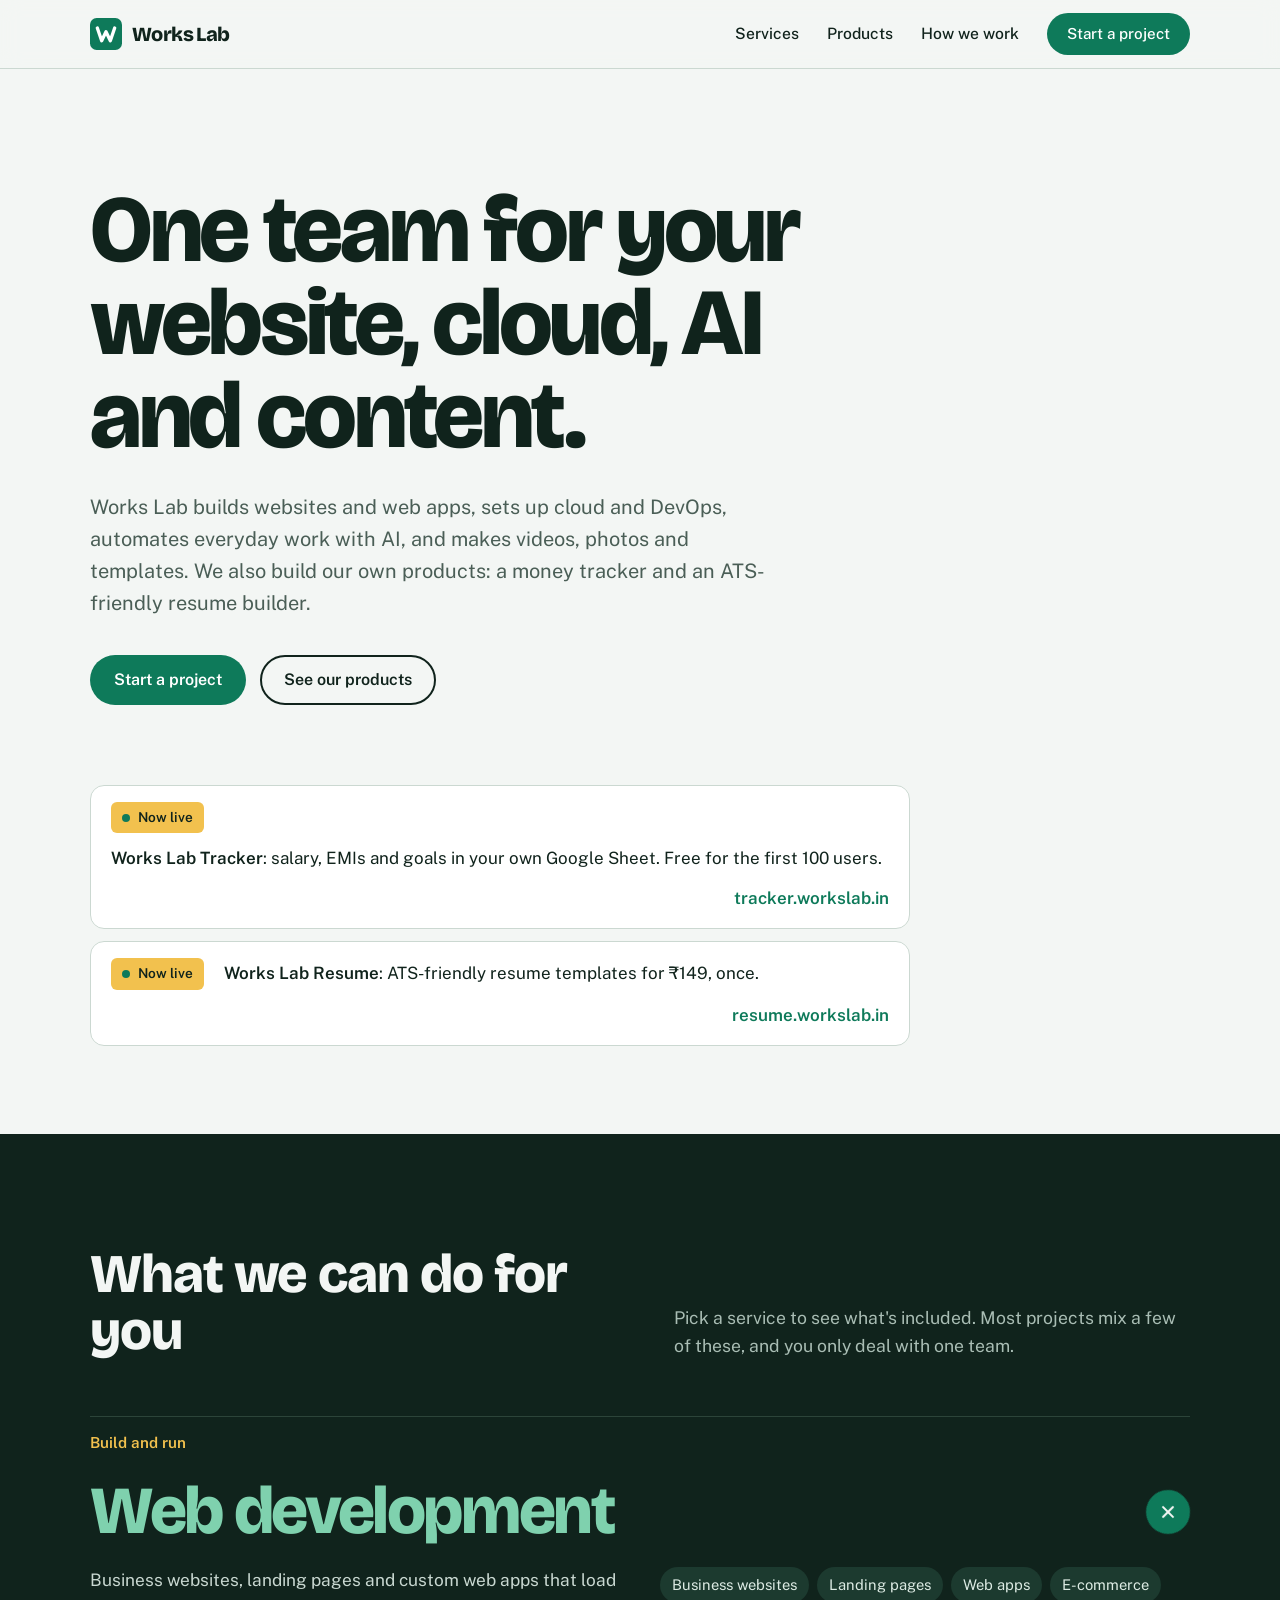
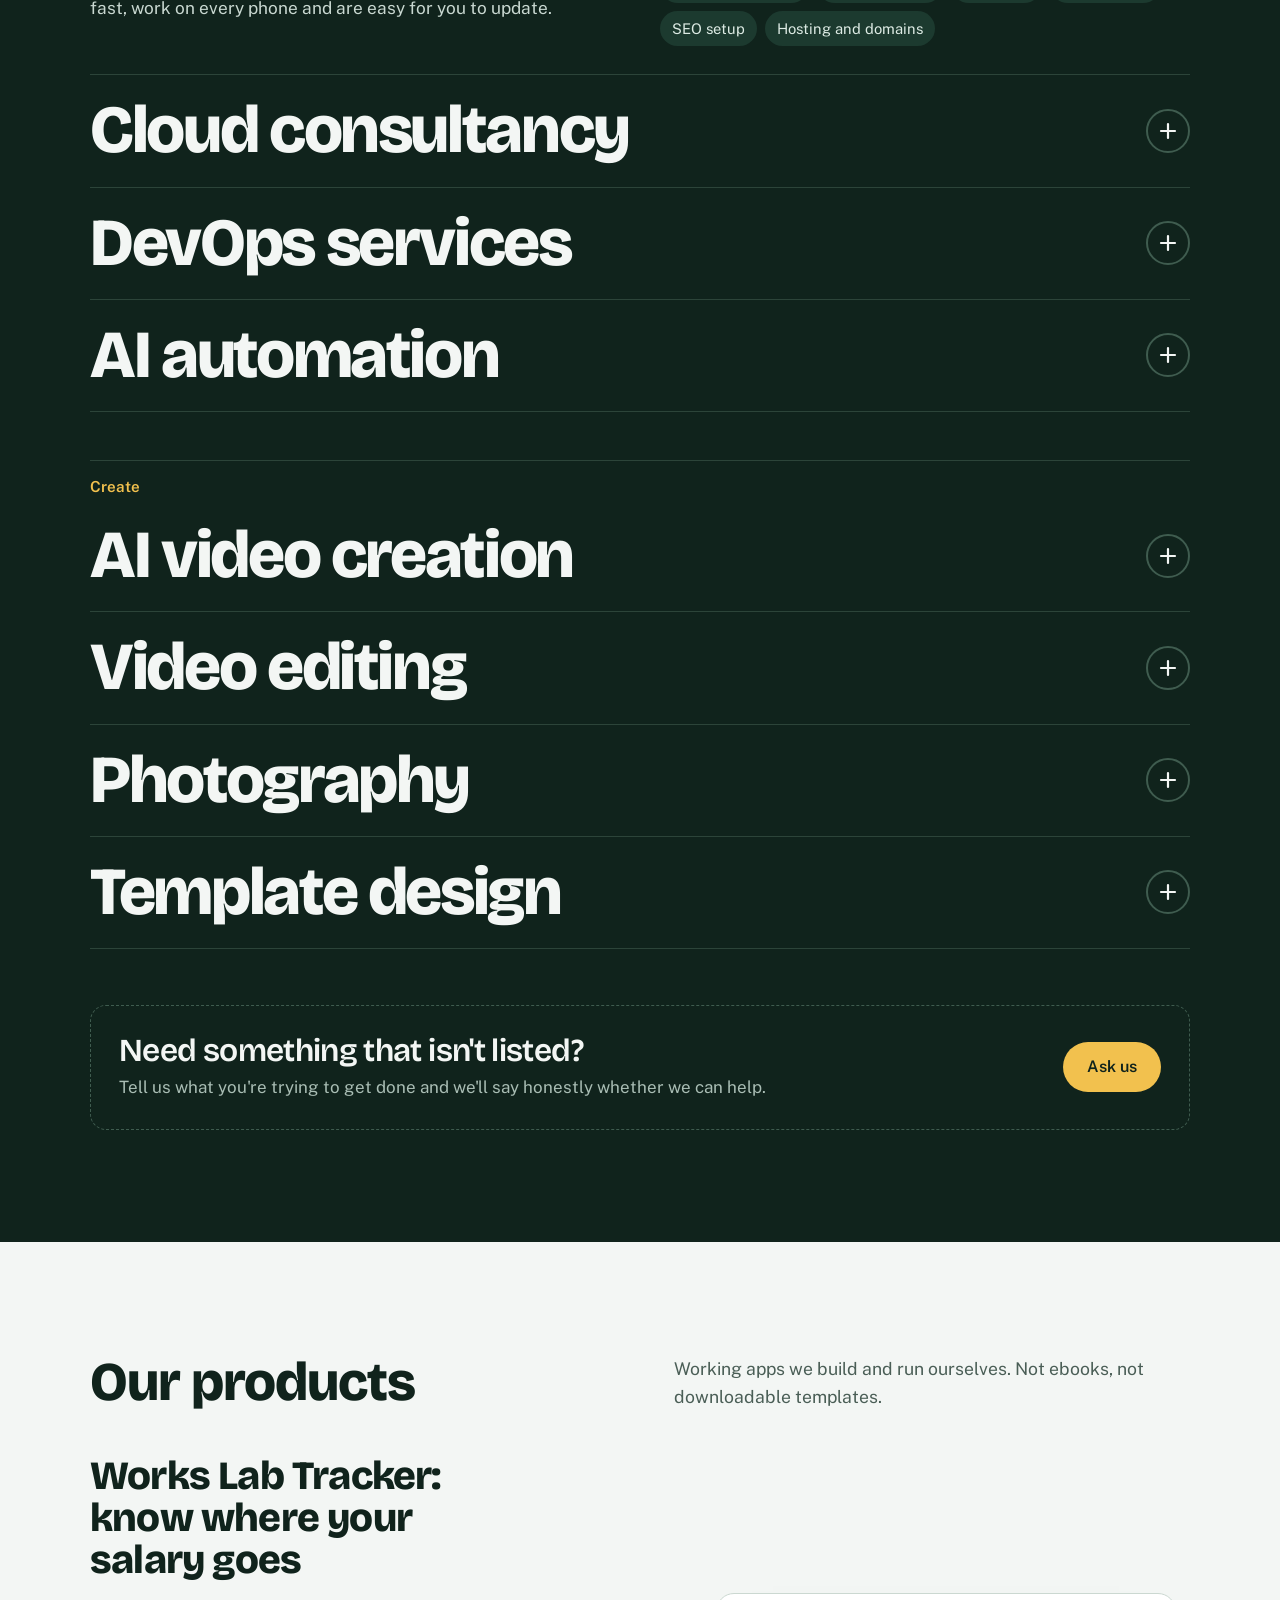
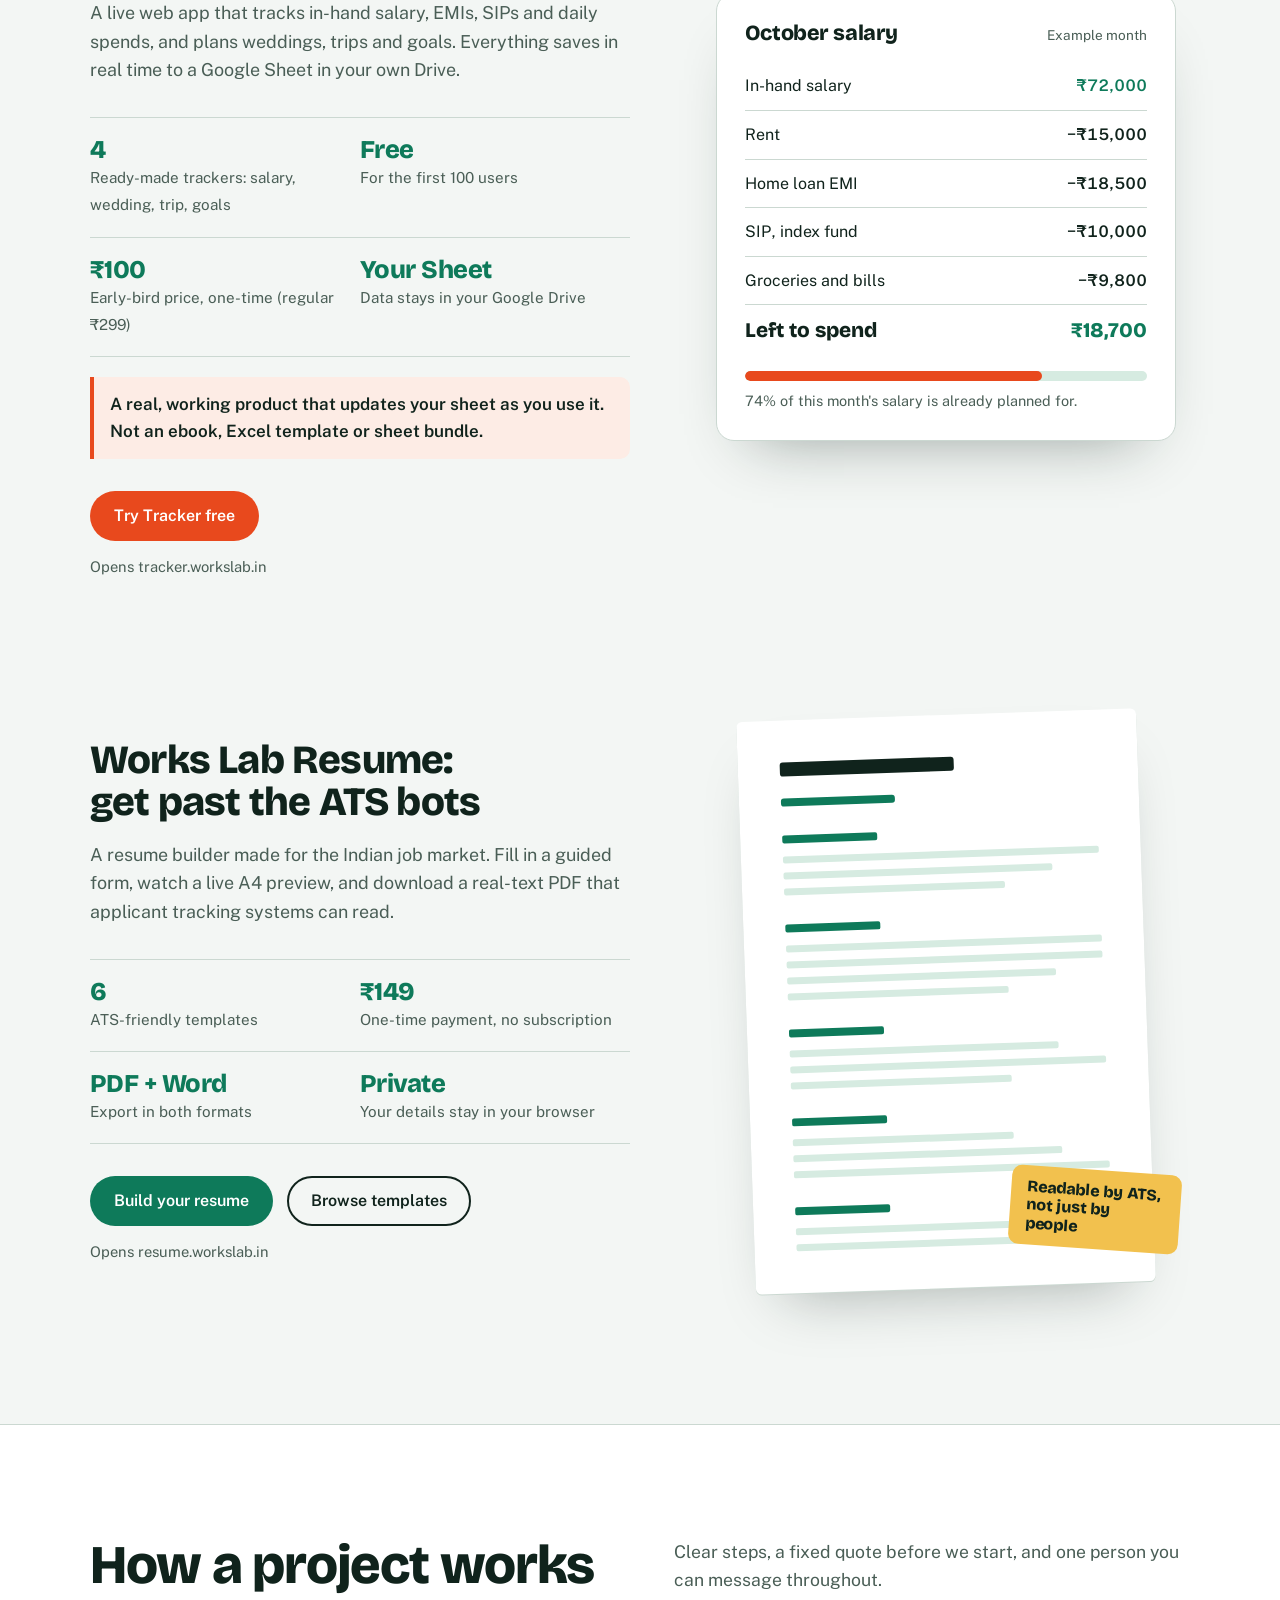
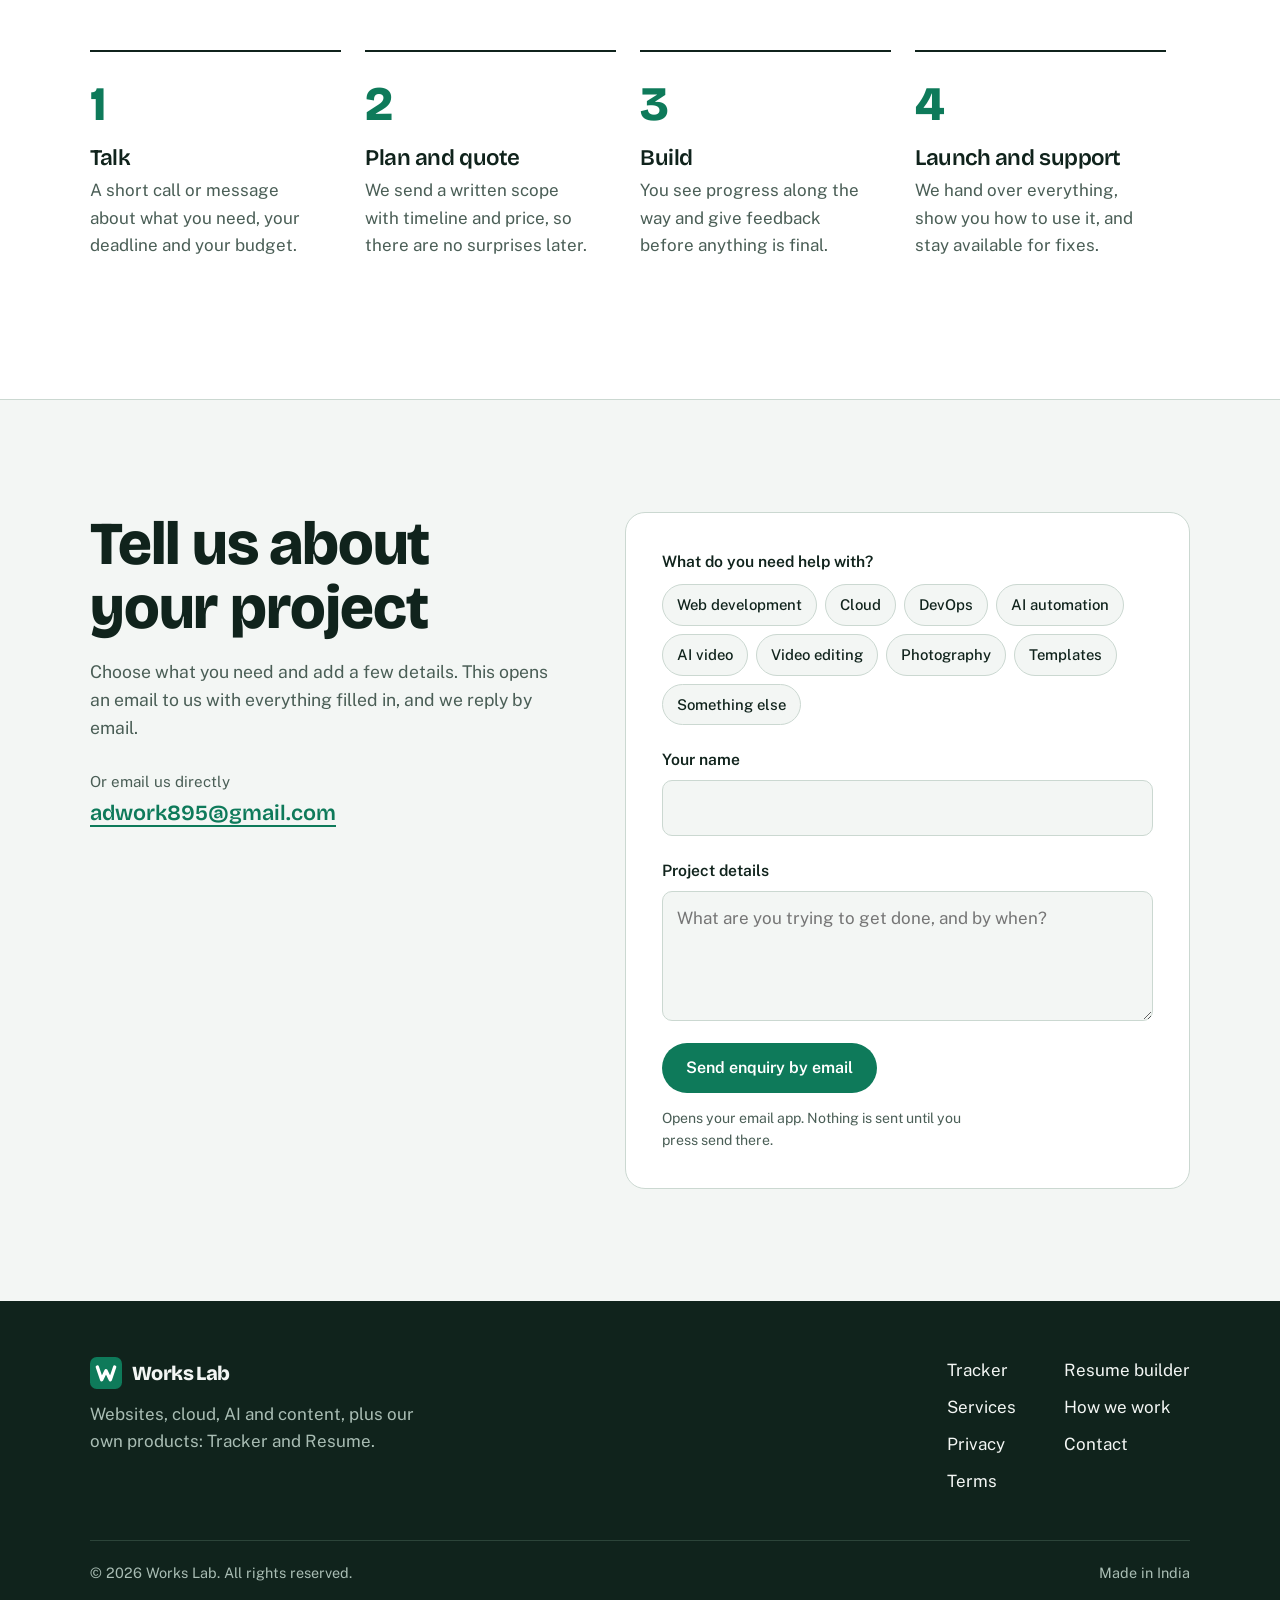
<file: index.html>
<!doctype html>
<html lang="en">
<head>
  <meta charset="UTF-8" />
  <meta name="viewport" content="width=device-width, initial-scale=1.0" />
  <title>Works Lab: web development, cloud, DevOps, AI automation and digital products</title>
  <meta name="description" content="Works Lab builds websites, sets up cloud and DevOps, automates work with AI and creates videos, photos and templates. Makers of Works Lab Tracker and the ATS-friendly resume builder." />
  <link rel="canonical" href="https://workslab.in/" />
  <meta name="theme-color" content="#0E7A5A" />

  <link rel="icon" href="favicon.ico" sizes="48x48" />
  <link rel="icon" href="favicon.svg" type="image/svg+xml" />
  <link rel="icon" href="favicon-96x96.png" type="image/png" sizes="96x96" />
  <link rel="apple-touch-icon" href="apple-touch-icon.png" />
  <link rel="manifest" href="site.webmanifest" />

  <meta property="og:type" content="website" />
  <meta property="og:site_name" content="Works Lab" />
  <meta property="og:title" content="Works Lab: websites, cloud, AI and content" />
  <meta property="og:description" content="One team for your website, cloud setup, AI automation, videos, photos and templates. Plus our own products: Tracker and Resume." />
  <meta property="og:url" content="https://workslab.in/" />
  <meta property="og:image" content="https://workslab.in/og-image.png" />
  <meta name="twitter:card" content="summary_large_image" />

  <script type="application/ld+json">
  {
    "@context": "https://schema.org",
    "@type": "Organization",
    "name": "Works Lab",
    "url": "https://workslab.in/",
    "logo": "https://workslab.in/icon-512.png",
    "email": "adwork895@gmail.com",
    "areaServed": "IN",
    "makesOffer": [
      {"@type": "Offer", "itemOffered": {"@type": "Service", "name": "Web development"}},
      {"@type": "Offer", "itemOffered": {"@type": "Service", "name": "Cloud consultancy"}},
      {"@type": "Offer", "itemOffered": {"@type": "Service", "name": "DevOps services"}},
      {"@type": "Offer", "itemOffered": {"@type": "Service", "name": "AI automation"}},
      {"@type": "Offer", "itemOffered": {"@type": "Service", "name": "AI video creation"}},
      {"@type": "Offer", "itemOffered": {"@type": "Service", "name": "Video editing"}},
      {"@type": "Offer", "itemOffered": {"@type": "Service", "name": "Photography"}},
      {"@type": "Offer", "itemOffered": {"@type": "Service", "name": "Template design"}}
    ]
  }
  </script>

  <link rel="preconnect" href="https://fonts.googleapis.com" />
  <link rel="preconnect" href="https://fonts.gstatic.com" crossorigin />
  <link href="https://fonts.googleapis.com/css2?family=Bricolage+Grotesque:opsz,wght@12..96,400;12..96,600;12..96,800&family=Public+Sans:wght@400;500;600&display=swap" rel="stylesheet" />

  <style>
    :root {
      --ink: #10231C;        /* deep forest ink for text */
      --paper: #F3F6F4;      /* cool mint-white page */
      --white: #FFFFFF;
      --green: #0E7A5A;      /* Works Lab brand green (same as resume site) */
      --green-deep: #0A5A43;
      --mint: #D6EBE1;
      --tape: #F2C14E;       /* lab-tape yellow, used sparingly */
      --line: #CBD8D1;
      --muted: #4A5E56;

      --display: 'Bricolage Grotesque', system-ui, sans-serif;
      --body: 'Public Sans', system-ui, sans-serif;

      --wrap: 1180px;
      --gutter: clamp(20px, 4vw, 40px);
    }

    *, *::before, *::after { box-sizing: border-box; }
    html { -webkit-text-size-adjust: 100%; scroll-behavior: smooth; scroll-padding-top: 80px; }
    body {
      margin: 0;
      font-family: var(--body);
      font-size: 1.0625rem;
      line-height: 1.6;
      color: var(--ink);
      background: var(--paper);
      -webkit-font-smoothing: antialiased;
    }
    img, svg { display: block; max-width: 100%; }
    a { color: inherit; }
    h1, h2, h3 { font-family: var(--display); margin: 0; line-height: 1.05; letter-spacing: -0.02em; }
    p { margin: 0; }

    :focus-visible { outline: 3px solid var(--tape); outline-offset: 3px; border-radius: 4px; }

    .wrap { max-width: var(--wrap); margin: 0 auto; padding: 0 var(--gutter); }
    .skip { position: absolute; left: -9999px; top: 8px; background: var(--ink); color: var(--white); padding: 10px 14px; z-index: 200; border-radius: 6px; }
    .skip:focus { left: 8px; }

    /* ---------- Buttons ---------- */
    .btn {
      display: inline-flex; align-items: center; gap: 10px;
      font: 600 1rem/1 var(--body);
      padding: 15px 22px; border-radius: 999px;
      text-decoration: none; border: 2px solid transparent; cursor: pointer;
      transition: background-color .15s, color .15s, border-color .15s;
    }
    .btn-primary { background: var(--green); color: var(--white); }
    .btn-primary:hover { background: var(--green-deep); }
    .btn-ghost { border-color: var(--ink); color: var(--ink); background: transparent; }
    .btn-ghost:hover { background: var(--ink); color: var(--paper); }

    /* ---------- Header ---------- */
    .site-header {
      position: sticky; top: 0; z-index: 100;
      background: rgba(243, 246, 244, 0.92);
      backdrop-filter: blur(10px);
      border-bottom: 1px solid var(--line);
    }
    .header-row { display: flex; align-items: center; justify-content: space-between; height: 68px; gap: 20px; }
    .brand { display: flex; align-items: center; gap: 10px; text-decoration: none; font: 800 1.25rem/1 var(--display); letter-spacing: -0.03em; }
    .brand svg { width: 32px; height: 32px; }
    .nav { display: flex; align-items: center; gap: 28px; }
    .nav a { text-decoration: none; font-weight: 500; font-size: .98rem; }
    .nav a:not(.btn):hover { color: var(--green); }
    .nav .btn { padding: 11px 18px; font-size: .95rem; }
    .menu-toggle { display: none; background: none; border: 2px solid var(--ink); border-radius: 999px; padding: 8px 14px; font: 600 .95rem var(--body); color: var(--ink); cursor: pointer; }

    @media (max-width: 820px) {
      .menu-toggle { display: inline-block; }
      .nav {
        position: absolute; top: 68px; left: 0; right: 0;
        flex-direction: column; align-items: stretch; gap: 0;
        background: var(--paper); border-bottom: 1px solid var(--line);
        padding: 8px var(--gutter) 20px;
        display: none;
      }
      .nav.open { display: flex; }
      .nav a:not(.btn) { padding: 14px 0; border-bottom: 1px solid var(--line); }
      .nav .btn { margin-top: 16px; justify-content: center; }
    }

    /* ---------- Hero ---------- */
    .hero { padding: clamp(56px, 9vw, 120px) 0 clamp(48px, 7vw, 88px); }
    .hero h1 {
      font-size: clamp(2.6rem, 7.4vw, 6.2rem);
      font-weight: 800;
      max-width: 14ch;
      letter-spacing: -0.035em;
      line-height: .98;
    }
    .hero-lede { margin-top: 28px; max-width: 58ch; font-size: clamp(1.08rem, 1.6vw, 1.25rem); color: var(--muted); }
    .hero-actions { display: flex; flex-wrap: wrap; gap: 14px; margin-top: 36px; }

    .now-live {
      margin-top: clamp(48px, 7vw, 80px);
      display: flex; flex-wrap: wrap; align-items: center; gap: 12px 20px;
      padding: 16px 20px;
      background: var(--white); border: 1px solid var(--line); border-radius: 14px;
      text-decoration: none; max-width: 820px;
      transition: border-color .15s;
    }
    .now-live:hover { border-color: var(--green); }
    .tag-live {
      display: inline-flex; align-items: center; gap: 8px;
      background: var(--tape); color: var(--ink);
      font-weight: 600; font-size: .85rem; padding: 5px 11px; border-radius: 6px;
    }
    .tag-live::before { content: ""; width: 8px; height: 8px; border-radius: 50%; background: var(--green); }
    .now-live strong { font-weight: 600; }
    .now-live .go { margin-left: auto; color: var(--green); font-weight: 600; white-space: nowrap; }

    /* Page-load sequence (the one orchestrated motion on the page) */
    @media (prefers-reduced-motion: no-preference) {
      .hero h1, .hero-lede, .hero-actions, .now-live { animation: rise .7s cubic-bezier(.2,.7,.2,1) both; }
      .hero-lede { animation-delay: .12s; }
      .hero-actions { animation-delay: .22s; }
      .now-live { animation-delay: .34s; }
      @keyframes rise { from { opacity: 0; transform: translateY(18px); } to { opacity: 1; transform: none; } }
    }

    /* ---------- Section headings ---------- */
    .section { padding: clamp(64px, 9vw, 112px) 0; }
    .section-head { display: grid; grid-template-columns: 1fr; gap: 16px; margin-bottom: clamp(32px, 5vw, 56px); }
    .section-head h2 { font-size: clamp(2rem, 4.6vw, 3.4rem); font-weight: 800; max-width: 18ch; }
    .section-head p { color: var(--muted); max-width: 56ch; font-size: 1.1rem; }
    @media (min-width: 900px) {
      .section-head { grid-template-columns: 1.1fr 1fr; align-items: end; }
    }

    /* ---------- Services index (the memorable piece) ---------- */
    .services { background: var(--ink); color: var(--paper); }
    .services .section-head p { color: #A9BDB4; }
    .svc-group { border-top: 1px solid #2C4439; }
    .svc-group + .svc-group { margin-top: 48px; }
    .svc-group-name {
      font: 600 .95rem/1 var(--body); color: var(--tape);
      padding: 18px 0 6px;
    }
    .svc { border-bottom: 1px solid #2C4439; }
    .svc-btn {
      width: 100%; background: none; border: 0; color: inherit; cursor: pointer; text-align: left;
      display: grid; grid-template-columns: 1fr auto; align-items: center; gap: 20px;
      padding: clamp(14px, 2vw, 22px) 0;
    }
    .svc-name {
      font: 800 clamp(1.8rem, 5.6vw, 4.2rem)/1 var(--display);
      letter-spacing: -0.035em;
      transition: color .15s, transform .25s cubic-bezier(.2,.7,.2,1);
    }
    .svc-btn:hover .svc-name, .svc-btn[aria-expanded="true"] .svc-name { color: #7FD1AE; }
    @media (prefers-reduced-motion: no-preference) {
      .svc-btn:hover .svc-name { transform: translateX(10px); }
    }
    .svc-icon {
      width: 44px; height: 44px; flex: none; border-radius: 50%;
      border: 2px solid #3F5C4F; display: grid; place-items: center;
      transition: transform .25s, background-color .15s, border-color .15s;
    }
    .svc-icon svg { width: 18px; height: 18px; }
    .svc-btn[aria-expanded="true"] .svc-icon { transform: rotate(45deg); background: var(--green); border-color: var(--green); }
    .svc-panel { display: grid; grid-template-rows: 0fr; transition: grid-template-rows .3s ease; }
    .svc-panel > div { overflow: hidden; }
    .svc.open .svc-panel { grid-template-rows: 1fr; }
    .svc-body {
      display: grid; gap: 18px; padding: 0 0 28px;
      grid-template-columns: 1fr;
    }
    @media (min-width: 900px) { .svc-body { grid-template-columns: 1fr 1fr; gap: 40px; } }
    .svc-body p { color: #C9D8D1; max-width: 50ch; font-size: 1.08rem; }
    .chips { display: flex; flex-wrap: wrap; gap: 8px; list-style: none; margin: 0; padding: 0; align-content: start; }
    .chips li { font-size: .92rem; padding: 6px 12px; border-radius: 999px; background: #1C3A2F; color: #DDEBE4; }
    .svc-more { display: inline-block; margin-top: 14px; color: #7FD1AE; font-weight: 600; }

    .svc-else {
      margin-top: 56px; display: flex; flex-wrap: wrap; align-items: center; justify-content: space-between; gap: 20px;
      padding: 28px; border: 1px dashed #3F5C4F; border-radius: 16px;
    }
    .svc-else h3 { font-size: clamp(1.4rem, 2.6vw, 2rem); font-weight: 600; }
    .svc-else p { color: #A9BDB4; margin-top: 6px; }
    .services .btn-primary { background: var(--tape); color: var(--ink); }
    .services .btn-primary:hover { background: #FFD66E; }

    /* ---------- Product: resume builder ---------- */
    .product-grid { display: grid; gap: clamp(40px, 6vw, 72px); align-items: center; grid-template-columns: 1fr; }
    @media (min-width: 900px) { .product-grid { grid-template-columns: 1.05fr .95fr; } }
    .product h2 { font-size: clamp(2rem, 4.6vw, 3.4rem); font-weight: 800; max-width: 16ch; }
    .product .lede { margin-top: 18px; color: var(--muted); font-size: 1.12rem; max-width: 52ch; }
    .facts { list-style: none; padding: 0; margin: 32px 0 0; display: grid; grid-template-columns: 1fr 1fr; gap: 0; border-top: 1px solid var(--line); }
    .facts li { padding: 18px 16px 18px 0; border-bottom: 1px solid var(--line); }
    .facts b { display: block; font: 800 1.6rem/1.1 var(--display); letter-spacing: -0.02em; color: var(--green); }
    .facts span { font-size: .95rem; color: var(--muted); }
    .product .hero-actions { margin-top: 32px; }
    .product-note { margin-top: 14px; font-size: .92rem; color: var(--muted); }

    /* A4 sheet illustration */
    .sheet-stage { position: relative; padding: 24px 12px; }
    .sheet {
      background: var(--white); aspect-ratio: 210 / 297; width: min(100%, 400px); margin: 0 auto;
      border-radius: 6px; padding: 9% 9%;
      box-shadow: 0 1px 0 var(--line), 0 30px 60px -30px rgba(16, 35, 28, .35);
      transform: rotate(-2deg);
      display: flex; flex-direction: column; gap: 6%;
    }
    .sheet .nm { height: 14px; width: 55%; background: var(--ink); border-radius: 3px; }
    .sheet .ttl { height: 8px; width: 36%; background: var(--green); border-radius: 3px; margin-top: -2%; }
    .sheet .blk { display: flex; flex-direction: column; gap: 9px; }
    .sheet .h { height: 8px; width: 30%; background: var(--green); border-radius: 2px; margin-bottom: 4px; }
    .sheet .l { height: 7px; background: var(--mint); border-radius: 2px; }
    .sheet .l.s { width: 70%; } .sheet .l.m { width: 85%; }
    .ats-stamp {
      position: absolute; right: 2%; bottom: 10%;
      background: var(--tape); color: var(--ink);
      font: 800 1rem/1.15 var(--display); padding: 12px 16px; border-radius: 10px;
      transform: rotate(4deg); max-width: 170px;
    }

    /* ---------- Process ---------- */
    .process { background: var(--white); border-top: 1px solid var(--line); border-bottom: 1px solid var(--line); }
    .steps { list-style: none; margin: 0; padding: 0; display: grid; gap: 0; grid-template-columns: 1fr; counter-reset: step; }
    @media (min-width: 700px) { .steps { grid-template-columns: 1fr 1fr; } }
    @media (min-width: 1040px) { .steps { grid-template-columns: repeat(4, 1fr); } }
    .steps li { counter-increment: step; padding: 28px 24px 28px 0; border-top: 2px solid var(--ink); margin-right: 24px; }
    .steps li::before {
      content: counter(step); display: block;
      font: 800 3rem/1 var(--display); color: var(--green); margin-bottom: 18px;
    }
    .steps h3 { font-size: 1.4rem; font-weight: 600; margin-bottom: 8px; }
    .steps p { color: var(--muted); }

    /* ---------- Contact ---------- */
    .contact-grid { display: grid; gap: clamp(40px, 6vw, 72px); grid-template-columns: 1fr; }
    @media (min-width: 900px) { .contact-grid { grid-template-columns: .9fr 1.1fr; } }
    .contact h2 { font-size: clamp(2.2rem, 5vw, 3.8rem); font-weight: 800; max-width: 12ch; }
    .contact .lede { margin-top: 18px; color: var(--muted); font-size: 1.1rem; max-width: 44ch; }
    .direct { margin-top: 28px; }
    .direct a { font: 600 clamp(1.1rem, 2vw, 1.35rem) var(--display); color: var(--green); text-decoration-thickness: 2px; text-underline-offset: 5px; word-break: break-all; }
    .direct p { font-size: .95rem; color: var(--muted); margin-bottom: 6px; }

    .form { background: var(--white); border: 1px solid var(--line); border-radius: 20px; padding: clamp(22px, 3.5vw, 36px); display: grid; gap: 22px; }
    .field { display: grid; gap: 8px; }
    .field label, .field legend { font-weight: 600; font-size: .98rem; padding: 0; }
    fieldset { border: 0; margin: 0; padding: 0; min-width: 0; }
    .field input, .field textarea {
      font: inherit; color: var(--ink); width: 100%;
      padding: 13px 14px; border: 1.5px solid var(--line); border-radius: 10px; background: var(--paper);
    }
    .field input:focus, .field textarea:focus { outline: none; border-color: var(--green); box-shadow: 0 0 0 3px var(--mint); }
    .field textarea { min-height: 130px; resize: vertical; }
    .pick { display: flex; flex-wrap: wrap; gap: 8px; margin-top: 10px; }
    .pick input { position: absolute; opacity: 0; width: 1px; height: 1px; }
    .pick label {
      font-weight: 500; font-size: .93rem; padding: 8px 14px; border-radius: 999px;
      border: 1.5px solid var(--line); cursor: pointer; user-select: none; background: var(--paper);
    }
    .pick input:checked + label { background: var(--green); border-color: var(--green); color: var(--white); }
    .pick input:focus-visible + label { outline: 3px solid var(--tape); outline-offset: 2px; }
    .form-foot { display: flex; flex-wrap: wrap; align-items: center; gap: 14px; }
    .form-foot small { color: var(--muted); font-size: .88rem; max-width: 36ch; }
    .form-error { color: #A4262C; font-weight: 600; font-size: .95rem; display: none; }
    .form-error.show { display: block; }

    /* ---------- Footer ---------- */
    .site-footer { background: var(--ink); color: #A9BDB4; padding: 56px 0 32px; }
    .foot-row { display: flex; flex-wrap: wrap; justify-content: space-between; gap: 32px; }
    .site-footer .brand { color: var(--paper); }
    .foot-tag { margin-top: 12px; max-width: 34ch; }
    .foot-links { display: grid; grid-template-columns: repeat(2, auto); gap: 10px 48px; list-style: none; margin: 0; padding: 0; }
    .foot-links a { text-decoration: none; color: var(--paper); }
    .foot-links a:hover { color: #7FD1AE; }
    .foot-base { margin-top: 44px; padding-top: 20px; border-top: 1px solid #2C4439; display: flex; flex-wrap: wrap; justify-content: space-between; gap: 12px; font-size: .9rem; }

    @media (prefers-reduced-motion: reduce) {
      html { scroll-behavior: auto; }
      *, *::before, *::after { transition: none !important; animation: none !important; }
    }

    /* ============ v2 additions ============ */
    :root { --flame: #E8491D; --flame-deep: #C23A12; --flame-soft: #FDECE5; }

    .announce { background: var(--ink); color: var(--paper); font-size: .95rem; }
    .announce .wrap { display: flex; flex-wrap: wrap; justify-content: center; align-items: center; gap: 6px 14px; padding-top: 10px; padding-bottom: 10px; text-align: center; }
    .announce a { color: var(--tape); font-weight: 600; }

    .btn-flame { background: var(--flame); color: var(--white); }
    .btn-flame:hover { background: var(--flame-deep); }

    /* Hero v2 */
    .hero2 { padding: clamp(48px, 8vw, 104px) 0 clamp(56px, 8vw, 96px); }
    .hero2-grid { display: grid; gap: clamp(40px, 6vw, 72px); align-items: center; grid-template-columns: 1fr; }
    @media (min-width: 980px) { .hero2-grid { grid-template-columns: 1.1fr .9fr; } }
    .hero2 h1 { font-size: clamp(2.6rem, 6.6vw, 5.4rem); font-weight: 800; letter-spacing: -0.035em; line-height: .98; max-width: 13ch; }
    .hero2 .hero-lede { margin-top: 24px; }
    .hero-meta { display: flex; flex-wrap: wrap; gap: 8px 20px; margin-top: 18px; list-style: none; padding: 0; font-size: .95rem; color: var(--muted); }
    .hero-meta li::before { content: "✓"; color: var(--green); font-weight: 700; margin-right: 6px; }
    .price-note { margin-top: 14px; font-weight: 600; color: var(--flame-deep); }

    /* Example month card */
    .month {
      background: var(--white); border: 1px solid var(--line); border-radius: 18px;
      padding: clamp(20px, 3vw, 28px);
      box-shadow: 0 30px 60px -36px rgba(16, 35, 28, .45);
      max-width: 460px; width: 100%; justify-self: center;
    }
    .month-head { display: flex; justify-content: space-between; align-items: baseline; gap: 12px; margin-bottom: 16px; }
    .month-head h2 { font-size: 1.35rem; font-weight: 800; }
    .month-head span { font-size: .85rem; color: var(--muted); }
    .month table { width: 100%; border-collapse: collapse; font-variant-numeric: tabular-nums; }
    .month td { padding: 11px 0; border-bottom: 1px solid var(--line); font-size: 1rem; }
    .month td:last-child { text-align: right; font-weight: 600; white-space: nowrap; }
    .month .in td:last-child { color: var(--green); }
    .month .out td:last-child { color: var(--ink); }
    .month .left td { border-bottom: 0; padding-top: 16px; font: 800 1.3rem/1 var(--display); }
    .month .left td:last-child { color: var(--green); }
    .meter { margin-top: 18px; }
    .meter-bar { height: 10px; border-radius: 99px; background: var(--mint); overflow: hidden; }
    .meter-bar i { display: block; height: 100%; width: 74%; background: var(--flame); border-radius: 99px; }
    @media (prefers-reduced-motion: no-preference) {
      .meter-bar i { animation: fill 1.2s .5s cubic-bezier(.2,.7,.2,1) both; }
      @keyframes fill { from { width: 0; } }
    }
    .meter p { margin-top: 8px; font-size: .9rem; color: var(--muted); }

    /* Pain -> fix */
    .pain { background: var(--white); border-top: 1px solid var(--line); border-bottom: 1px solid var(--line); }
    .pain-grid { display: grid; gap: clamp(32px, 5vw, 64px); grid-template-columns: 1fr; }
    @media (min-width: 900px) { .pain-grid { grid-template-columns: 1fr 1fr; } }
    .pain h3 { font-size: 1.35rem; font-weight: 800; margin-bottom: 14px; }
    .pain ul { list-style: none; padding: 0; margin: 0; }
    .pain li { padding: 14px 0 14px 34px; border-top: 1px solid var(--line); position: relative; }
    .pain li::before { position: absolute; left: 0; top: 13px; font-weight: 800; font-size: 1.1rem; }
    .pain .before li::before { content: "✕"; color: var(--flame); }
    .pain .after li::before { content: "✓"; color: var(--green); }
    .pain .after h3 { color: var(--green); }

    /* Trackers */
    .trackers-grid { display: grid; gap: 0; grid-template-columns: 1fr; border: 1.5px solid var(--ink); border-radius: 18px; overflow: hidden; background: var(--white); }
    @media (min-width: 700px) { .trackers-grid { grid-template-columns: 1fr 1fr; } }
    .tracker { padding: clamp(22px, 3vw, 32px); border-bottom: 1.5px solid var(--ink); }
    @media (min-width: 700px) {
      .tracker:nth-child(odd) { border-right: 1.5px solid var(--ink); }
      .tracker:nth-last-child(-n+2) { border-bottom: 0; }
    }
    @media (max-width: 699px) { .tracker:last-child { border-bottom: 0; } }
    .tracker svg { width: 30px; height: 30px; color: var(--flame); margin-bottom: 14px; }
    .tracker h3 { font-size: 1.45rem; font-weight: 800; margin-bottom: 6px; }
    .tracker > p { color: var(--muted); margin-bottom: 12px; }
    .tracker ul { margin: 0; padding-left: 20px; }
    .tracker li { margin: 4px 0; }
    .tracker li::marker { color: var(--flame); }

    /* Own sheet */
    .own { display: grid; gap: 28px; grid-template-columns: 1fr; align-items: center; margin-top: clamp(40px, 6vw, 64px); padding: clamp(24px, 4vw, 40px); background: var(--mint); border-radius: 18px; }
    @media (min-width: 900px) { .own { grid-template-columns: auto 1fr; gap: 40px; } }
    .own-icon { width: 72px; height: 72px; border-radius: 16px; background: var(--green); display: grid; place-items: center; }
    .own-icon svg { width: 36px; height: 36px; }
    .own h3 { font-size: clamp(1.4rem, 2.6vw, 1.9rem); font-weight: 800; }
    .own p { margin-top: 8px; max-width: 64ch; color: var(--ink); }

    /* Offer */
    .offer { background: var(--ink); color: var(--paper); }
    .offer-grid { display: grid; gap: clamp(32px, 5vw, 64px); grid-template-columns: 1fr; align-items: center; }
    @media (min-width: 900px) { .offer-grid { grid-template-columns: 1.1fr .9fr; } }
    .offer h2 { font-size: clamp(2.4rem, 6vw, 4.6rem); font-weight: 800; letter-spacing: -0.035em; max-width: 12ch; }
    .offer .lede { margin-top: 18px; color: #C9D8D1; font-size: 1.15rem; max-width: 50ch; }
    .price-card { background: var(--paper); color: var(--ink); border-radius: 20px; padding: clamp(24px, 3.5vw, 36px); }
    .price-tag { display: inline-block; background: var(--tape); font-weight: 700; font-size: .9rem; padding: 5px 11px; border-radius: 6px; }
    .price { font: 800 clamp(3.4rem, 8vw, 5rem)/1 var(--display); letter-spacing: -0.04em; margin: 16px 0 4px; }
    .price-sub { color: var(--flame-deep); font-weight: 600; }
    .price-card ul { list-style: none; padding: 0; margin: 20px 0 24px; }
    .price-card li { padding: 9px 0 9px 28px; border-top: 1px solid var(--line); position: relative; }
    .price-card li::before { content: "✓"; position: absolute; left: 0; color: var(--green); font-weight: 800; }
    .price-card .btn { width: 100%; justify-content: center; font-size: 1.05rem; padding: 17px 22px; }

    /* FAQ */
    .faq-list { max-width: 820px; border-top: 1.5px solid var(--ink); }
    .faq-list details { border-bottom: 1px solid var(--line); }
    .faq-list summary { cursor: pointer; list-style: none; padding: 20px 40px 20px 0; position: relative; font: 600 1.2rem/1.3 var(--display); }
    .faq-list summary::-webkit-details-marker { display: none; }
    .faq-list summary::after { content: "+"; position: absolute; right: 4px; top: 16px; font-size: 1.6rem; color: var(--green); transition: transform .2s; }
    .faq-list details[open] summary::after { transform: rotate(45deg); }
    .faq-list details p { padding: 0 0 22px; color: var(--muted); max-width: 64ch; }

    /* Final CTA */
    .final { text-align: center; padding: clamp(72px, 10vw, 128px) 0; background: var(--flame-soft); }
    .final h2 { font-size: clamp(2.6rem, 7vw, 5.4rem); font-weight: 800; letter-spacing: -0.035em; max-width: 14ch; margin: 0 auto; }
    .final p { margin: 20px auto 32px; max-width: 48ch; color: var(--muted); font-size: 1.15rem; }
    .final .btn { font-size: 1.1rem; padding: 18px 28px; }

    .more-title { font-size: clamp(1.1rem, 2vw, 1.3rem); font-weight: 600; color: var(--muted); margin-bottom: 10px; }

    .live-row { display: grid; gap: 12px; margin-top: clamp(48px, 7vw, 80px); max-width: 820px; }
    .live-row .now-live { margin-top: 0; max-width: none; }
    .product .section-head { margin-bottom: clamp(28px, 4vw, 44px); }
    .product-2 { padding-top: 0; }
    .month-head h3 { font-size: 1.35rem; font-weight: 800; }
    .not-template { margin-top: 20px; padding: 14px 16px; border-left: 4px solid var(--flame); background: var(--flame-soft); font-weight: 600; max-width: 56ch; border-radius: 0 10px 10px 0; }
    .product-grid h2 { font-size: clamp(1.7rem, 3.4vw, 2.5rem); }
  </style>
</head>
<body>
  <a class="skip" href="#main">Skip to content</a>

  <header class="site-header">
    <div class="wrap header-row">
      <a class="brand" href="./" aria-label="Works Lab home">
        <svg viewBox="0 0 48 48" aria-hidden="true"><rect width="48" height="48" rx="10" fill="#0E7A5A"/><path d="M11 15 L17.5 34 L24 20.5 L30.5 34 L37 15" fill="none" stroke="#fff" stroke-width="5" stroke-linecap="round" stroke-linejoin="round"/></svg>
        Works Lab
      </a>
      <button class="menu-toggle" aria-expanded="false" aria-controls="site-nav">Menu</button>
      <nav class="nav" id="site-nav" aria-label="Main">
        <a href="#services">Services</a>
        <a href="#products">Products</a>
        <a href="#process">How we work</a>
        <a class="btn btn-primary" href="#contact">Start a project</a>
      </nav>
    </div>
  </header>

  <main id="main">
    <!-- HERO -->
    <section class="hero">
      <div class="wrap">
        <h1>One team for your website, cloud, AI and content.</h1>
        <p class="hero-lede">
          Works Lab builds websites and web apps, sets up cloud and DevOps, automates everyday work with AI,
          and makes videos, photos and templates. We also build our own products: a money tracker and an
          ATS-friendly resume builder.
        </p>
        <div class="hero-actions">
          <a class="btn btn-primary" href="#contact">Start a project</a>
          <a class="btn btn-ghost" href="#products">See our products</a>
        </div>

        <div class="live-row">
          <a class="now-live" href="https://tracker.workslab.in" rel="noopener">
            <span class="tag-live">Now live</span>
            <span><strong>Works Lab Tracker</strong>: salary, EMIs and goals in your own Google Sheet. Free for the first 100 users.</span>
            <span class="go">tracker.workslab.in</span>
          </a>
          <a class="now-live" href="https://resume.workslab.in" rel="noopener">
            <span class="tag-live">Now live</span>
            <span><strong>Works Lab Resume</strong>: ATS-friendly resume templates for ₹149, once.</span>
            <span class="go">resume.workslab.in</span>
          </a>
        </div>
      </div>
    </section>

    <!-- SERVICES -->
    <section class="section services" id="services" aria-labelledby="services-title">
      <div class="wrap">
        <div class="section-head">
          <h2 id="services-title">What we can do for you</h2>
          <p>Pick a service to see what's included. Most projects mix a few of these, and you only deal with one team.</p>
        </div>

        <div class="svc-group">
          <p class="svc-group-name">Build and run</p>

          <div class="svc open">
            <button class="svc-btn" aria-expanded="true" aria-controls="svc-web">
              <span class="svc-name">Web development</span>
              <span class="svc-icon" aria-hidden="true"><svg viewBox="0 0 18 18"><path d="M9 2v14M2 9h14" stroke="currentColor" stroke-width="2.2" stroke-linecap="round"/></svg></span>
            </button>
            <div class="svc-panel" id="svc-web"><div><div class="svc-body">
              <p>Business websites, landing pages and custom web apps that load fast, work on every phone and are easy for you to update.</p>
              <ul class="chips"><li>Business websites</li><li>Landing pages</li><li>Web apps</li><li>E-commerce</li><li>SEO setup</li><li>Hosting and domains</li></ul>
            </div></div></div>
          </div>

          <div class="svc">
            <button class="svc-btn" aria-expanded="false" aria-controls="svc-cloud">
              <span class="svc-name">Cloud consultancy</span>
              <span class="svc-icon" aria-hidden="true"><svg viewBox="0 0 18 18"><path d="M9 2v14M2 9h14" stroke="currentColor" stroke-width="2.2" stroke-linecap="round"/></svg></span>
            </button>
            <div class="svc-panel" id="svc-cloud"><div><div class="svc-body">
              <p>Choose the right cloud setup, move to it without downtime, and stop paying for resources you don't use.</p>
              <ul class="chips"><li>AWS, Azure, Google Cloud</li><li>Cloud migration</li><li>Cost reviews</li><li>Security and backups</li><li>Architecture planning</li></ul>
            </div></div></div>
          </div>

          <div class="svc">
            <button class="svc-btn" aria-expanded="false" aria-controls="svc-devops">
              <span class="svc-name">DevOps services</span>
              <span class="svc-icon" aria-hidden="true"><svg viewBox="0 0 18 18"><path d="M9 2v14M2 9h14" stroke="currentColor" stroke-width="2.2" stroke-linecap="round"/></svg></span>
            </button>
            <div class="svc-panel" id="svc-devops"><div><div class="svc-body">
              <p>Automated builds, tests and deployments, so shipping an update takes a click instead of an evening.</p>
              <ul class="chips"><li>CI/CD pipelines</li><li>GitHub Actions</li><li>Docker and Kubernetes</li><li>Infrastructure as code</li><li>Monitoring and alerts</li></ul>
            </div></div></div>
          </div>

          <div class="svc">
            <button class="svc-btn" aria-expanded="false" aria-controls="svc-ai">
              <span class="svc-name">AI automation</span>
              <span class="svc-icon" aria-hidden="true"><svg viewBox="0 0 18 18"><path d="M9 2v14M2 9h14" stroke="currentColor" stroke-width="2.2" stroke-linecap="round"/></svg></span>
            </button>
            <div class="svc-panel" id="svc-ai"><div><div class="svc-body">
              <p>Hand repetitive work to AI: answering customer questions, sorting documents, following up on leads and keeping sheets and CRMs up to date.</p>
              <ul class="chips"><li>AI chatbots</li><li>Workflow automation</li><li>Document processing</li><li>WhatsApp and email bots</li><li>CRM and sheet integrations</li></ul>
            </div></div></div>
          </div>
        </div>

        <div class="svc-group">
          <p class="svc-group-name">Create</p>

          <div class="svc">
            <button class="svc-btn" aria-expanded="false" aria-controls="svc-aivideo">
              <span class="svc-name">AI video creation</span>
              <span class="svc-icon" aria-hidden="true"><svg viewBox="0 0 18 18"><path d="M9 2v14M2 9h14" stroke="currentColor" stroke-width="2.2" stroke-linecap="round"/></svg></span>
            </button>
            <div class="svc-panel" id="svc-aivideo"><div><div class="svc-body">
              <p>Product explainers, ads and social videos made with AI tools, from the script and voiceover to the final cut.</p>
              <ul class="chips"><li>Explainer videos</li><li>Ad creatives</li><li>Reels and Shorts</li><li>AI voiceovers</li><li>AI avatars</li></ul>
            </div></div></div>
          </div>

          <div class="svc">
            <button class="svc-btn" aria-expanded="false" aria-controls="svc-edit">
              <span class="svc-name">Video editing</span>
              <span class="svc-icon" aria-hidden="true"><svg viewBox="0 0 18 18"><path d="M9 2v14M2 9h14" stroke="currentColor" stroke-width="2.2" stroke-linecap="round"/></svg></span>
            </button>
            <div class="svc-panel" id="svc-edit"><div><div class="svc-body">
              <p>Send us your raw footage. We cut it, fix colour and sound, and add captions and graphics that suit where it will be posted.</p>
              <ul class="chips"><li>YouTube videos</li><li>Reels and Shorts</li><li>Corporate videos</li><li>Subtitles</li><li>Motion graphics</li></ul>
            </div></div></div>
          </div>

          <div class="svc">
            <button class="svc-btn" aria-expanded="false" aria-controls="svc-photo">
              <span class="svc-name">Photography</span>
              <span class="svc-icon" aria-hidden="true"><svg viewBox="0 0 18 18"><path d="M9 2v14M2 9h14" stroke="currentColor" stroke-width="2.2" stroke-linecap="round"/></svg></span>
            </button>
            <div class="svc-panel" id="svc-photo"><div><div class="svc-body">
              <p>Product, portrait and event shoots, delivered edited and sized for your website, store listings and social media.</p>
              <ul class="chips"><li>Product photos</li><li>Portraits and headshots</li><li>Events</li><li>Retouching</li></ul>
            </div></div></div>
          </div>

          <div class="svc">
            <button class="svc-btn" aria-expanded="false" aria-controls="svc-tpl">
              <span class="svc-name">Template design</span>
              <span class="svc-icon" aria-hidden="true"><svg viewBox="0 0 18 18"><path d="M9 2v14M2 9h14" stroke="currentColor" stroke-width="2.2" stroke-linecap="round"/></svg></span>
            </button>
            <div class="svc-panel" id="svc-tpl"><div><div class="svc-body">
              <div>
                <p>Resume, presentation, social media and document templates that you can reuse and edit yourself.</p>
                <a class="svc-more" href="#resume">See our resume builder</a>
              </div>
              <ul class="chips"><li>Resume templates</li><li>Presentations</li><li>Social media posts</li><li>Business documents</li><li>Brand kits</li></ul>
            </div></div></div>
          </div>
        </div>

        <div class="svc-else">
          <div>
            <h3>Need something that isn't listed?</h3>
            <p>Tell us what you're trying to get done and we'll say honestly whether we can help.</p>
          </div>
          <a class="btn btn-primary" href="#contact">Ask us</a>
        </div>
      </div>
    </section>

    <!-- PRODUCTS -->
    <section class="section product" id="products" aria-labelledby="tracker-title">
      <div class="wrap">
        <div class="section-head">
          <h2>Our products</h2>
          <p>Working apps we build and run ourselves. Not ebooks, not downloadable templates.</p>
        </div>
      </div>
      <div class="wrap product-grid">
        <div>
          <h2 id="tracker-title">Works Lab Tracker: know where your salary goes</h2>
          <p class="lede">
            A live web app that tracks in-hand salary, EMIs, SIPs and daily spends, and plans weddings,
            trips and goals. Everything saves in real time to a Google Sheet in your own Drive.
          </p>
          <ul class="facts">
            <li><b>4</b><span>Ready-made trackers: salary, wedding, trip, goals</span></li>
            <li><b>Free</b><span>For the first 100 users</span></li>
            <li><b>₹100</b><span>Early-bird price, one-time (regular ₹299)</span></li>
            <li><b>Your Sheet</b><span>Data stays in your Google Drive</span></li>
          </ul>
          <p class="not-template">A real, working product that updates your sheet as you use it. Not an ebook, Excel template or sheet bundle.</p>
          <div class="hero-actions">
            <a class="btn btn-flame" href="https://tracker.workslab.in" rel="noopener">Try Tracker free</a>
          </div>
          <p class="product-note">Opens tracker.workslab.in</p>
        </div>

        <figure class="month" aria-label="Example: a month in the salary tracker">
          <div class="month-head">
            <h3>October salary</h3>
            <span>Example month</span>
          </div>
          <table>
            <tr class="in"><td>In-hand salary</td><td>₹72,000</td></tr>
            <tr class="out"><td>Rent</td><td>−₹15,000</td></tr>
            <tr class="out"><td>Home loan EMI</td><td>−₹18,500</td></tr>
            <tr class="out"><td>SIP, index fund</td><td>−₹10,000</td></tr>
            <tr class="out"><td>Groceries and bills</td><td>−₹9,800</td></tr>
            <tr class="left"><td>Left to spend</td><td>₹18,700</td></tr>
          </table>
          <div class="meter">
            <div class="meter-bar"><i></i></div>
            <p>74% of this month's salary is already planned for.</p>
          </div>
        </figure>
      </div>
    </section>

    <!-- PRODUCT -->
    <section class="section product product-2" id="resume" aria-labelledby="resume-title">
      <div class="wrap product-grid">
        <div>
          <h2 id="resume-title">Works Lab Resume: get past the ATS bots</h2>
          <p class="lede">
            A resume builder made for the Indian job market. Fill in a guided form, watch a live A4 preview,
            and download a real-text PDF that applicant tracking systems can read.
          </p>
          <ul class="facts">
            <li><b>6</b><span>ATS-friendly templates</span></li>
            <li><b>₹149</b><span>One-time payment, no subscription</span></li>
            <li><b>PDF + Word</b><span>Export in both formats</span></li>
            <li><b>Private</b><span>Your details stay in your browser</span></li>
          </ul>
          <div class="hero-actions">
            <a class="btn btn-primary" href="https://resume.workslab.in" rel="noopener">Build your resume</a>
            <a class="btn btn-ghost" href="https://resume.workslab.in/#templates" rel="noopener">Browse templates</a>
          </div>
          <p class="product-note">Opens resume.workslab.in</p>
        </div>

        <div class="sheet-stage" aria-hidden="true">
          <div class="sheet">
            <div class="nm"></div>
            <div class="ttl"></div>
            <div class="blk"><div class="h"></div><div class="l"></div><div class="l m"></div><div class="l s"></div></div>
            <div class="blk"><div class="h"></div><div class="l"></div><div class="l"></div><div class="l m"></div><div class="l s"></div></div>
            <div class="blk"><div class="h"></div><div class="l m"></div><div class="l"></div><div class="l s"></div></div>
            <div class="blk"><div class="h"></div><div class="l s"></div><div class="l m"></div><div class="l"></div></div>
            <div class="blk"><div class="h"></div><div class="l m"></div><div class="l s"></div></div>
          </div>
          <div class="ats-stamp">Readable by ATS, not just by people</div>
        </div>
      </div>
    </section>

    <!-- PROCESS -->
    <section class="section process" id="process" aria-labelledby="process-title">
      <div class="wrap">
        <div class="section-head">
          <h2 id="process-title">How a project works</h2>
          <p>Clear steps, a fixed quote before we start, and one person you can message throughout.</p>
        </div>
        <ol class="steps">
          <li>
            <h3>Talk</h3>
            <p>A short call or message about what you need, your deadline and your budget.</p>
          </li>
          <li>
            <h3>Plan and quote</h3>
            <p>We send a written scope with timeline and price, so there are no surprises later.</p>
          </li>
          <li>
            <h3>Build</h3>
            <p>You see progress along the way and give feedback before anything is final.</p>
          </li>
          <li>
            <h3>Launch and support</h3>
            <p>We hand over everything, show you how to use it, and stay available for fixes.</p>
          </li>
        </ol>
      </div>
    </section>

    <!-- CONTACT -->
    <section class="section contact" id="contact" aria-labelledby="contact-title">
      <div class="wrap contact-grid">
        <div>
          <h2 id="contact-title">Tell us about your project</h2>
          <p class="lede">Choose what you need and add a few details. This opens an email to us with everything filled in, and we reply by email.</p>
          <div class="direct">
            <p>Or email us directly</p>
            <a href="mailto:adwork895@gmail.com">adwork895@gmail.com</a>
          </div>
        </div>

        <form class="form" id="enquiry" novalidate>
          <fieldset class="field">
            <legend>What do you need help with?</legend>
            <div class="pick" id="pick">
              <input type="checkbox" id="s1" value="Web development"><label for="s1">Web development</label>
              <input type="checkbox" id="s2" value="Cloud consultancy"><label for="s2">Cloud</label>
              <input type="checkbox" id="s3" value="DevOps"><label for="s3">DevOps</label>
              <input type="checkbox" id="s4" value="AI automation"><label for="s4">AI automation</label>
              <input type="checkbox" id="s5" value="AI video creation"><label for="s5">AI video</label>
              <input type="checkbox" id="s6" value="Video editing"><label for="s6">Video editing</label>
              <input type="checkbox" id="s7" value="Photography"><label for="s7">Photography</label>
              <input type="checkbox" id="s8" value="Template design"><label for="s8">Templates</label>
              <input type="checkbox" id="s9" value="Something else"><label for="s9">Something else</label>
            </div>
          </fieldset>
          <div class="field">
            <label for="name">Your name</label>
            <input id="name" name="name" autocomplete="name" required>
          </div>
          <div class="field">
            <label for="details">Project details</label>
            <textarea id="details" name="details" placeholder="What are you trying to get done, and by when?" required></textarea>
          </div>
          <p class="form-error" id="form-error" role="alert"></p>
          <div class="form-foot">
            <button class="btn btn-primary" type="submit">Send enquiry by email</button>
            <small>Opens your email app. Nothing is sent until you press send there.</small>
          </div>
        </form>
      </div>
    </section>
  </main>

  <footer class="site-footer">
    <div class="wrap">
      <div class="foot-row">
        <div>
          <a class="brand" href="./" aria-label="Works Lab home">
            <svg viewBox="0 0 48 48" aria-hidden="true"><rect width="48" height="48" rx="10" fill="#0E7A5A"/><path d="M11 15 L17.5 34 L24 20.5 L30.5 34 L37 15" fill="none" stroke="#fff" stroke-width="5" stroke-linecap="round" stroke-linejoin="round"/></svg>
            Works Lab
          </a>
          <p class="foot-tag">Websites, cloud, AI and content, plus our own products: Tracker and Resume.</p>
        </div>
        <ul class="foot-links">
          <li><a href="https://tracker.workslab.in" rel="noopener">Tracker</a></li>
          <li><a href="https://resume.workslab.in" rel="noopener">Resume builder</a></li>
          <li><a href="#services">Services</a></li>
          <li><a href="#process">How we work</a></li>
          <li><a href="https://resume.workslab.in/privacy" rel="noopener">Privacy</a></li>
          <li><a href="#contact">Contact</a></li>
          <li><a href="https://resume.workslab.in/terms" rel="noopener">Terms</a></li>
        </ul>
      </div>
      <div class="foot-base">
        <span>© <span id="year">2026</span> Works Lab. All rights reserved.</span>
        <span>Made in India</span>
      </div>
    </div>
  </footer>

  <script>
    // Mobile menu
    const toggle = document.querySelector('.menu-toggle');
    const nav = document.getElementById('site-nav');
    toggle.addEventListener('click', () => {
      const open = nav.classList.toggle('open');
      toggle.setAttribute('aria-expanded', String(open));
      toggle.textContent = open ? 'Close' : 'Menu';
    });
    nav.querySelectorAll('a').forEach(a => a.addEventListener('click', () => {
      nav.classList.remove('open');
      toggle.setAttribute('aria-expanded', 'false');
      toggle.textContent = 'Menu';
    }));

    // Services index: expand / collapse
    document.querySelectorAll('.svc-btn').forEach(btn => {
      btn.addEventListener('click', () => {
        const item = btn.closest('.svc');
        const open = !item.classList.contains('open');
        item.classList.toggle('open', open);
        btn.setAttribute('aria-expanded', String(open));
      });
    });

    // Enquiry form -> prefilled email (no server needed on GitHub Pages)
    const EMAIL = 'adwork895@gmail.com';
    const form = document.getElementById('enquiry');
    const err = document.getElementById('form-error');
    form.addEventListener('submit', (e) => {
      e.preventDefault();
      const name = form.name.value.trim();
      const details = form.details.value.trim();
      const services = [...form.querySelectorAll('#pick input:checked')].map(i => i.value);

      if (!name || !details) {
        err.textContent = !name ? 'Add your name so we know who to reply to.' : 'Add a few project details so we can reply with something useful.';
        err.classList.add('show');
        (!name ? form.name : form.details).focus();
        return;
      }
      err.classList.remove('show');

      const subject = `Project enquiry: ${services.length ? services.join(', ') : 'General'}`;
      const body = `Hi Works Lab,\n\nName: ${name}\nServices: ${services.join(', ') || 'Not sure yet'}\n\n${details}\n`;
      window.location.href = `mailto:${EMAIL}?subject=${encodeURIComponent(subject)}&body=${encodeURIComponent(body)}`;
    });

    document.getElementById('year').textContent = new Date().getFullYear();
  </script>
</body>
</html>
</file>
